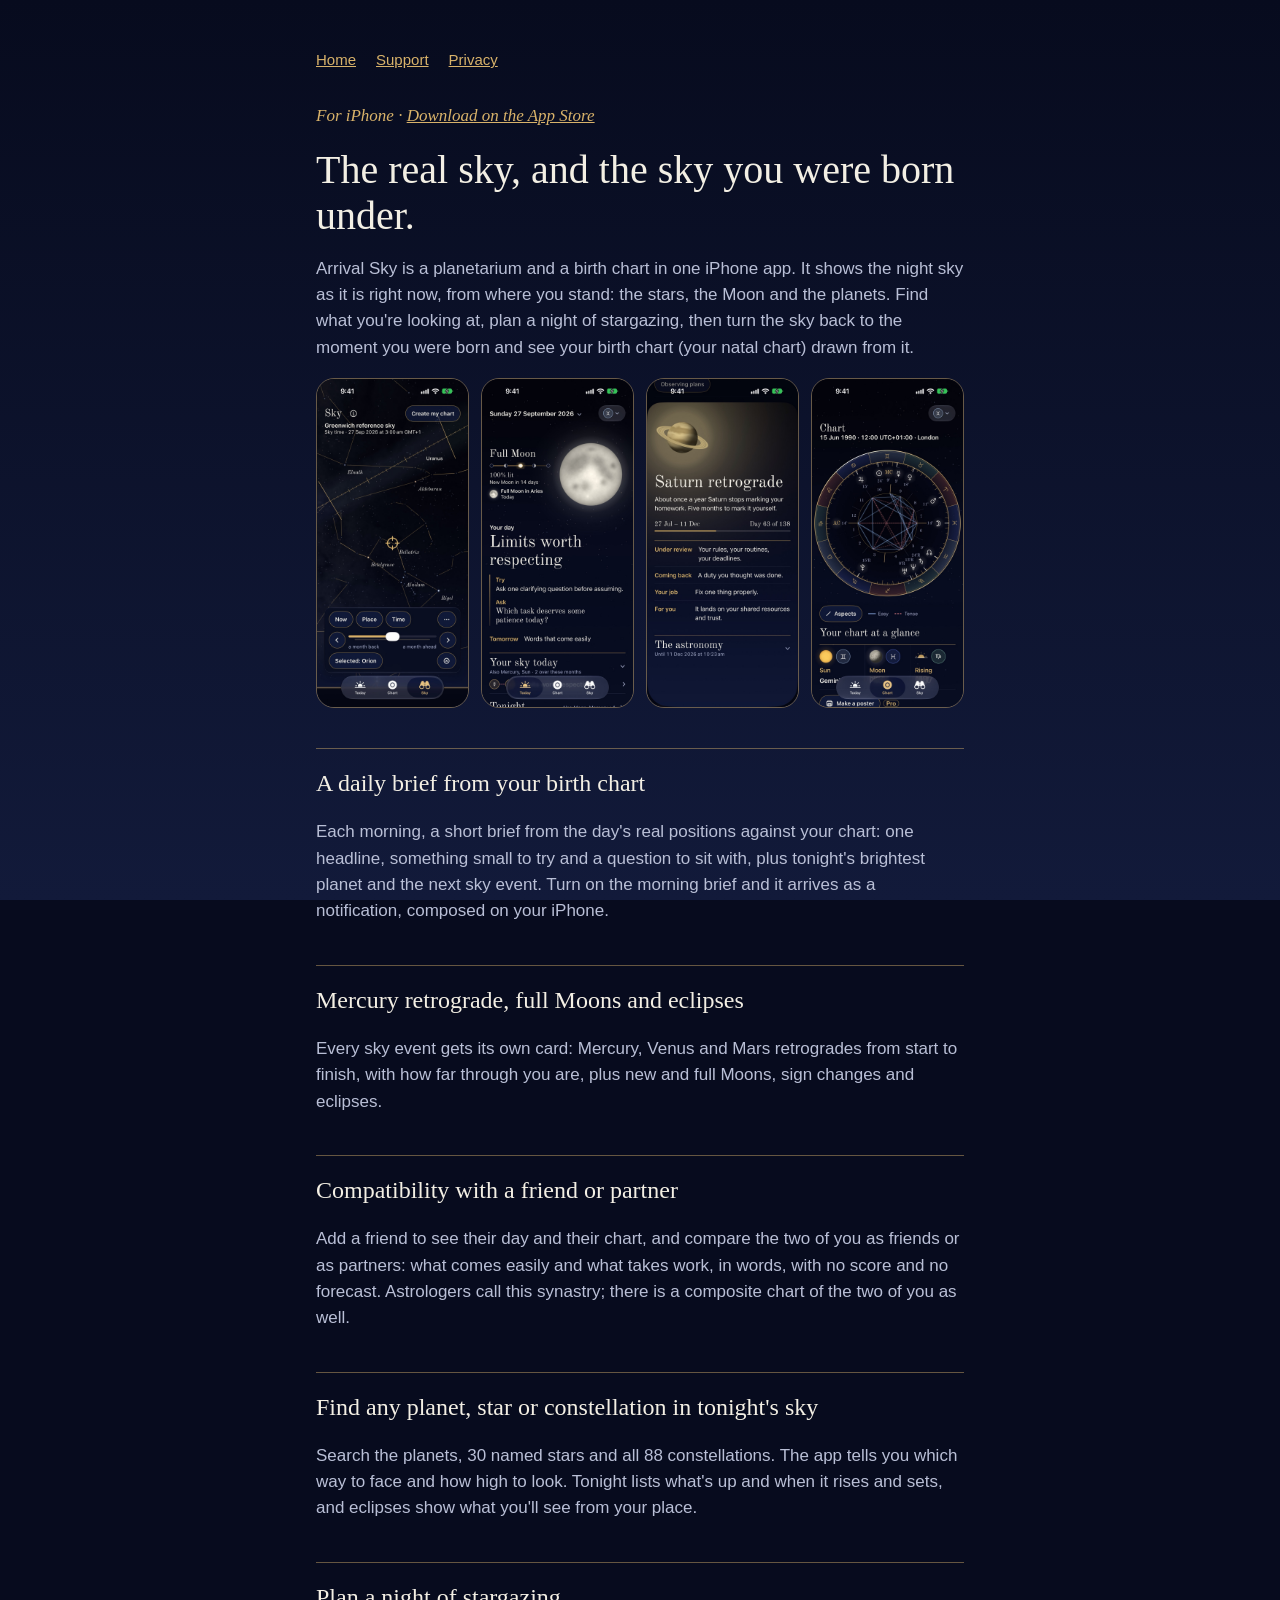
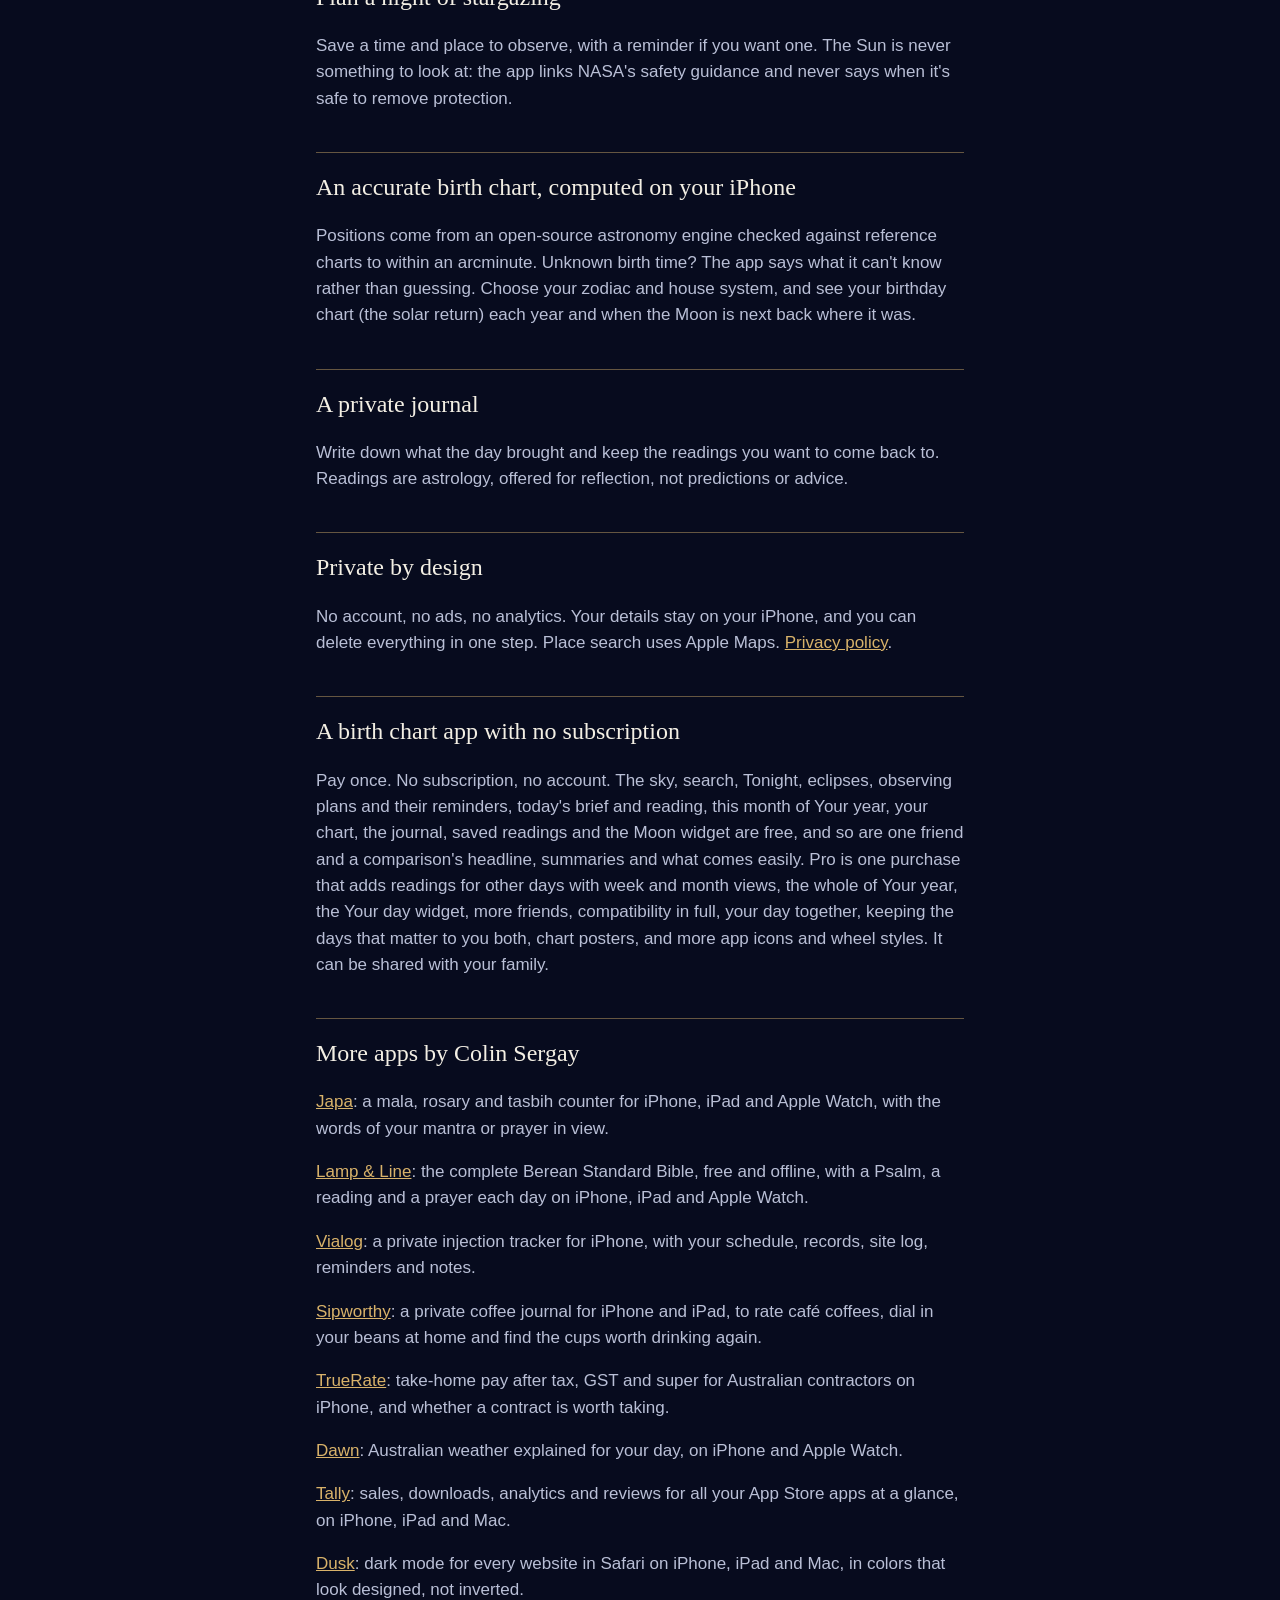
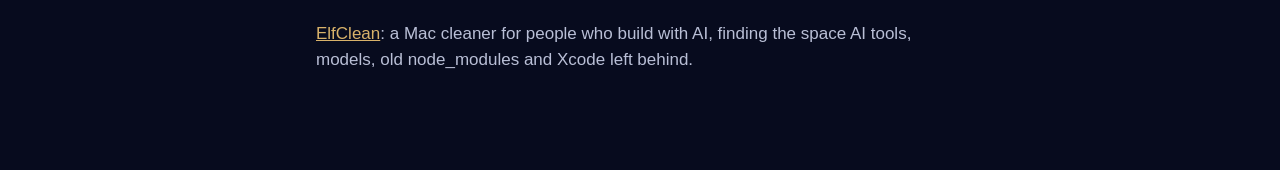
<file: index.html>
<!doctype html>
<html lang="en">
<head>
<meta charset="utf-8">
<meta name="viewport" content="width=device-width, initial-scale=1">
<title>Arrival Sky: the real sky and your birth chart, for iPhone</title>
<meta name="description" content="Arrival Sky shows the real night sky from where you stand, then your birth chart, a daily brief and compatibility. Pay once, no subscription, no account.">
<link rel="canonical" href="https://enlitened.github.io/arrival-sky/">
<meta name="apple-itunes-app" content="app-id=6817157309">
<meta property="og:type" content="website">
<meta property="og:site_name" content="Arrival Sky">
<meta property="og:title" content="Arrival Sky: the real sky and your birth chart, for iPhone">
<meta property="og:description" content="The real night sky from where you stand, then the sky you were born under: your birth chart, a daily brief and compatibility. Pay once, no subscription.">
<meta property="og:url" content="https://enlitened.github.io/arrival-sky/">
<meta property="og:image" content="https://enlitened.github.io/arrival-sky/social.jpg">
<meta property="og:image:width" content="1200">
<meta property="og:image:height" content="800">
<meta property="og:image:alt" content="Arrival Sky on two iPhones: the live sky with Orion, and a birth chart wheel">
<meta name="twitter:card" content="summary_large_image">
<link rel="stylesheet" href="site.css">
<script type="application/ld+json">
{"@context":"https://schema.org","@type":"SoftwareApplication","name":"Arrival Sky","operatingSystem":"iOS","applicationCategory":"EducationalApplication","description":"A planetarium and a birth chart in one iPhone app: the real night sky from where you stand, then the sky you were born under. Pay once, no subscription, no account.","url":"https://enlitened.github.io/arrival-sky/","downloadUrl":"https://apps.apple.com/app/arrival-sky/id6817157309","image":"https://enlitened.github.io/arrival-sky/social.jpg","author":{"@type":"Person","name":"Colin Sergay"},"offers":{"@type":"Offer","price":"0","priceCurrency":"USD"}}
</script>
</head>
<body>
<main>
<nav><a href="./">Home</a><a href="support.html">Support</a><a href="privacy.html">Privacy</a></nav>
<p class="eyebrow">For iPhone · <a href="https://apps.apple.com/app/arrival-sky/id6817157309?pt=129383521&amp;ct=web_home&amp;mt=8">Download on the App Store</a></p>
<h1>The real sky, and the sky you were born under.</h1>
<p>Arrival Sky is a planetarium and a birth chart in one iPhone app. It shows the night sky as it is right now,
from where you stand: the stars, the Moon and the planets. Find what you're looking at, plan a night of
stargazing, then turn the sky back to the moment you were born and see your birth chart (your natal chart)
drawn from it.</p>

<div class="shots">
<img src="images/01-sky-located.jpg" alt="The live sky with Orion found and centred">
<img src="images/02-today.jpg" alt="Today: the Moon and the day's brief, with something to try and a question">
<img src="images/03-event.jpg" alt="A card for a retrograde under way">
<img src="images/05-chart.jpg" alt="A birth chart wheel">
</div>

<h2>A daily brief from your birth chart</h2>
<p>Each morning, a short brief from the day's real positions against your chart: one headline, something small
to try and a question to sit with, plus tonight's brightest planet and the next sky event. Turn on the morning
brief and it arrives as a notification, composed on your iPhone.</p>

<h2>Mercury retrograde, full Moons and eclipses</h2>
<p>Every sky event gets its own card: Mercury, Venus and Mars retrogrades from start to finish, with how far
through you are, plus new and full Moons, sign changes and eclipses.</p>

<h2>Compatibility with a friend or partner</h2>
<p>Add a friend to see their day and their chart, and compare the two of you as friends or as partners: what
comes easily and what takes work, in words, with no score and no forecast. Astrologers call this synastry; there
is a composite chart of the two of you as well.</p>

<h2>Find any planet, star or constellation in tonight's sky</h2>
<p>Search the planets, 30 named stars and all 88 constellations. The app tells you which way to face and how high
to look. Tonight lists what's up and when it rises and sets, and eclipses show what you'll see from your place.</p>

<h2>Plan a night of stargazing</h2>
<p>Save a time and place to observe, with a reminder if you want one. The Sun is never something to look at:
the app links NASA's safety guidance and never says when it's safe to remove protection.</p>

<h2>An accurate birth chart, computed on your iPhone</h2>
<p>Positions come from an open-source astronomy engine checked against reference charts to within an arcminute.
Unknown birth time? The app says what it can't know rather than guessing. Choose your zodiac and house system,
and see your birthday chart (the solar return) each year and when the Moon is next back where it was.</p>

<h2>A private journal</h2>
<p>Write down what the day brought and keep the readings you want to come back to. Readings are astrology,
offered for reflection, not predictions or advice.</p>

<h2>Private by design</h2>
<p>No account, no ads, no analytics. Your details stay on your iPhone, and you can delete everything in one step.
Place search uses Apple Maps. <a href="privacy.html">Privacy policy</a>.</p>

<h2>A birth chart app with no subscription</h2>
<p>Pay once. No subscription, no account. The sky, search, Tonight, eclipses, observing plans and their reminders,
today's brief and reading, this month of Your year, your chart, the journal, saved readings and the Moon widget are free,
and so are one friend and a comparison's headline, summaries and what comes easily. Pro is one purchase that adds
readings for other days with week and month views, the whole of Your year, the Your day widget, more friends,
compatibility in full, your day together, keeping the days that matter to you both, chart posters, and more app
icons and wheel styles. It can be shared with your family.</p>

<h2>More apps by Colin Sergay</h2>
<p><a href="https://japa.life/">Japa</a>: a mala, rosary and tasbih counter for iPhone, iPad and Apple Watch, with the words of your mantra or prayer in view.</p>
<p><a href="https://lampandline.app/">Lamp &amp; Line</a>: the complete Berean Standard Bible, free and offline, with a Psalm, a reading and a prayer each day on iPhone, iPad and Apple Watch.</p>
<p><a href="https://vialog.club/">Vialog</a>: a private injection tracker for iPhone, with your schedule, records, site log, reminders and notes.</p>
<p><a href="https://sipworthy.app/app">Sipworthy</a>: a private coffee journal for iPhone and iPad, to rate café coffees, dial in your beans at home and find the cups worth drinking again.</p>
<p><a href="https://enlitened.github.io/truerate-support/">TrueRate</a>: take-home pay after tax, GST and super for Australian contractors on iPhone, and whether a contract is worth taking.</p>
<p><a href="https://enlitened.github.io/nimbus-support/">Dawn</a>: Australian weather explained for your day, on iPhone and Apple Watch.</p>
<p><a href="https://enlitened.github.io/tally-support/">Tally</a>: sales, downloads, analytics and reviews for all your App Store apps at a glance, on iPhone, iPad and Mac.</p>
<p><a href="https://enlitened.github.io/dusk-support/">Dusk</a>: dark mode for every website in Safari on iPhone, iPad and Mac, in colors that look designed, not inverted.</p>
<p><a href="https://elfclean.app/">ElfClean</a>: a Mac cleaner for people who build with AI, finding the space AI tools, models, old node_modules and Xcode left behind.</p>
</main>
</body>
</html>
</file>
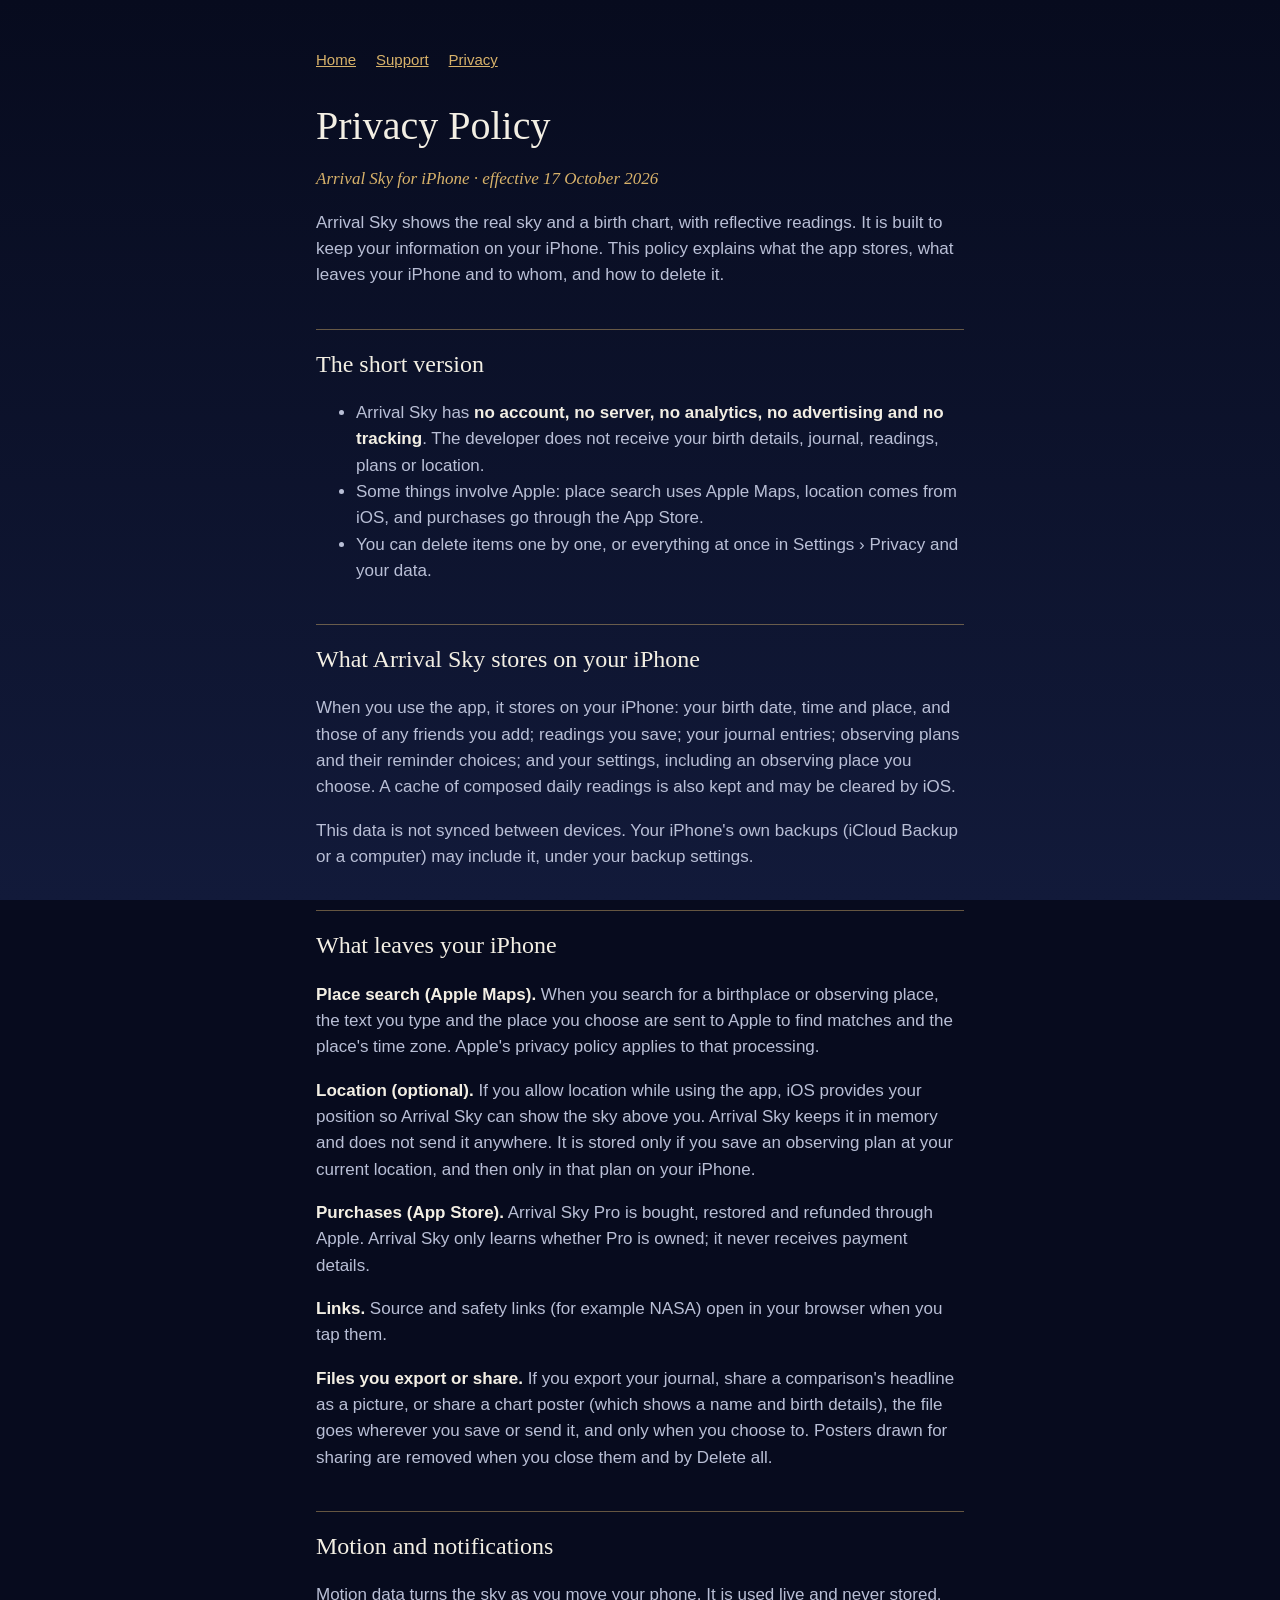
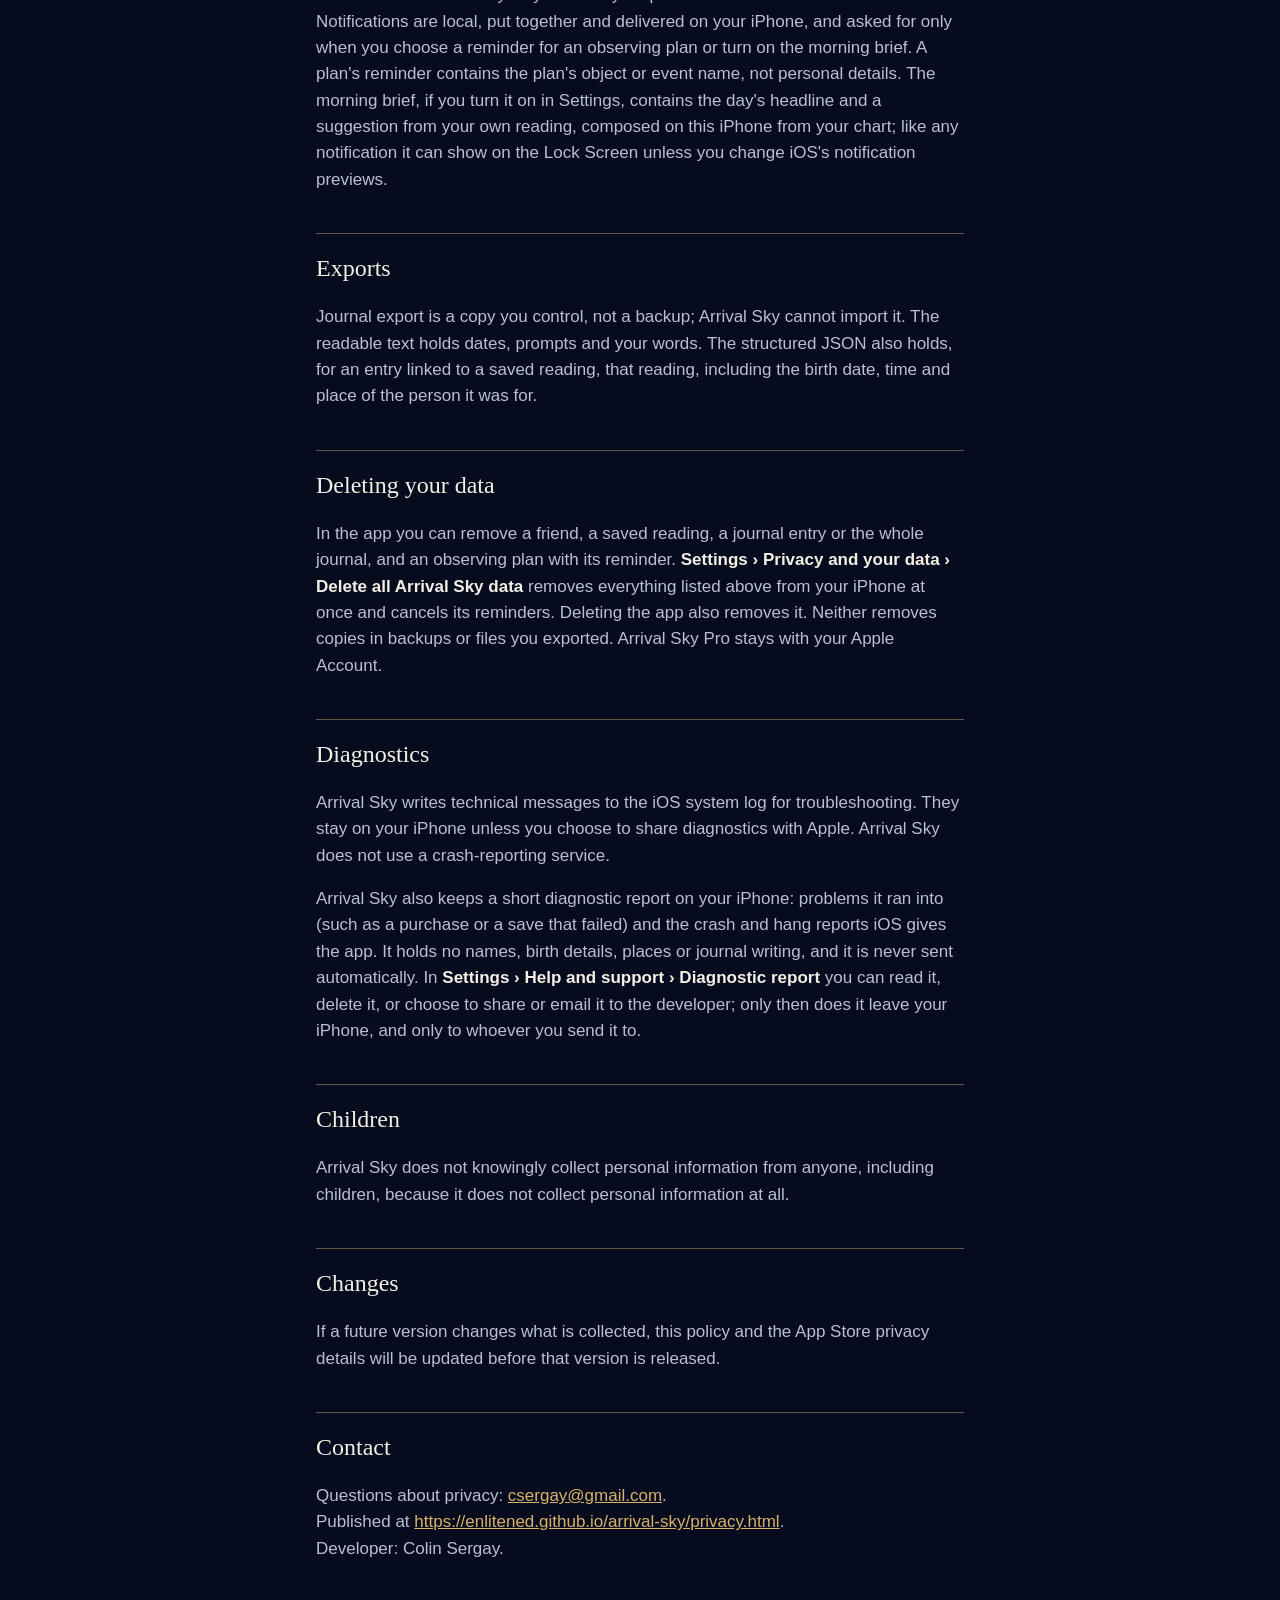
<file: privacy.html>
<!doctype html>
<html lang="en">
<head>
<meta charset="utf-8">
<meta name="viewport" content="width=device-width, initial-scale=1">
<title>Arrival Sky Privacy Policy</title>
<meta name="description" content="Arrival Sky's privacy policy: no account, no ads and no analytics. Birth details, charts, readings and journal entries stay on your own iPhone.">
<link rel="canonical" href="https://enlitened.github.io/arrival-sky/privacy.html">
<meta name="apple-itunes-app" content="app-id=6817157309">
<meta property="og:type" content="website">
<meta property="og:site_name" content="Arrival Sky">
<meta property="og:title" content="Arrival Sky Privacy Policy">
<meta property="og:description" content="Arrival Sky's privacy policy: no account, no ads and no analytics. Birth details, charts, readings and journal entries stay on your own iPhone.">
<meta property="og:url" content="https://enlitened.github.io/arrival-sky/privacy.html">
<meta property="og:image" content="https://enlitened.github.io/arrival-sky/social.jpg">
<meta property="og:image:width" content="1200">
<meta property="og:image:height" content="800">
<meta property="og:image:alt" content="Arrival Sky on two iPhones: the live sky with Orion, and a birth chart wheel">
<meta name="twitter:card" content="summary_large_image">
<link rel="stylesheet" href="site.css">
</head>
<body>
<main>
<nav><a href="./">Home</a><a href="support.html">Support</a><a href="privacy.html">Privacy</a></nav>
<h1>Privacy Policy</h1>
<p class="eyebrow">Arrival Sky for iPhone · effective 17 October 2026</p>

<p>Arrival Sky shows the real sky and a birth chart, with reflective readings. It is built to keep your
information on your iPhone. This policy explains what the app stores, what leaves your iPhone and to
whom, and how to delete it.</p>

<h2>The short version</h2>
<ul>
<li>Arrival Sky has <strong>no account, no server, no analytics, no advertising and no tracking</strong>. The developer
does not receive your birth details, journal, readings, plans or location.</li>
<li>Some things involve Apple: place search uses Apple Maps, location comes from iOS, and purchases go
through the App Store.</li>
<li>You can delete items one by one, or everything at once in Settings › Privacy and your data.</li>
</ul>

<h2>What Arrival Sky stores on your iPhone</h2>
<p>When you use the app, it stores on your iPhone: your birth date, time and place, and those of any friends you
add; readings you save; your journal entries; observing plans and their reminder choices; and your
settings, including an observing place you choose. A cache of composed daily readings is also kept and
may be cleared by iOS.</p>
<p>This data is not synced between devices. Your iPhone's own backups (iCloud Backup or a computer)
may include it, under your backup settings.</p>

<h2>What leaves your iPhone</h2>
<p><strong>Place search (Apple Maps).</strong> When you search for a birthplace or observing place, the text you type and
the place you choose are sent to Apple to find matches and the place's time zone. Apple's privacy policy
applies to that processing.</p>
<p><strong>Location (optional).</strong> If you allow location while using the app, iOS provides your position so Arrival Sky
can show the sky above you. Arrival Sky keeps it in memory and does not send it anywhere. It is stored only if you
save an observing plan at your current location, and then only in that plan on your iPhone.</p>
<p><strong>Purchases (App Store).</strong> Arrival Sky Pro is bought, restored and refunded through Apple. Arrival Sky only learns
whether Pro is owned; it never receives payment details.</p>
<p><strong>Links.</strong> Source and safety links (for example NASA) open in your browser when you tap them.</p>
<p><strong>Files you export or share.</strong> If you export your journal, share a comparison's headline as a
picture, or share a chart poster (which shows a name and birth details), the file goes wherever you save or send
it, and only when you choose to. Posters drawn for sharing are removed when you close them and by Delete all.</p>

<h2>Motion and notifications</h2>
<p>Motion data turns the sky as you move your phone. It is used live and never stored. Notifications are
local, put together and delivered on your iPhone, and asked for only when you choose a reminder for an
observing plan or turn on the morning brief. A plan's reminder contains the plan's object or event name,
not personal details. The morning brief, if you turn it on in Settings, contains the day's headline and a
suggestion from your own reading, composed on this iPhone from your chart; like any notification it can show
on the Lock Screen unless you change iOS's notification previews.</p>

<h2>Exports</h2>
<p>Journal export is a copy you control, not a backup; Arrival Sky cannot import it. The readable text holds
dates, prompts and your words. The structured JSON also holds, for an entry linked to a saved reading,
that reading, including the birth date, time and place of the person it was for.</p>

<h2>Deleting your data</h2>
<p>In the app you can remove a friend, a saved reading, a journal entry or the whole journal, and an observing
plan with its reminder. <strong>Settings › Privacy and your data › Delete all Arrival Sky data</strong> removes everything
listed above from your iPhone at once and cancels its reminders. Deleting the app also removes it. Neither
removes copies in backups or files you exported. Arrival Sky Pro stays with your Apple Account.</p>

<h2>Diagnostics</h2>
<p>Arrival Sky writes technical messages to the iOS system log for troubleshooting. They stay on your iPhone unless
you choose to share diagnostics with Apple. Arrival Sky does not use a crash-reporting service.</p>
<p>Arrival Sky also keeps a short diagnostic report on your iPhone: problems it ran into (such as a purchase or a
save that failed) and the crash and hang reports iOS gives the app. It holds no names, birth details, places or
journal writing, and it is never sent automatically. In <strong>Settings › Help and support › Diagnostic
report</strong> you can read it, delete it, or choose to share or email it to the developer; only then does it
leave your iPhone, and only to whoever you send it to.</p>

<h2>Children</h2>
<p>Arrival Sky does not knowingly collect personal information from anyone, including children, because it does
not collect personal information at all.</p>

<h2>Changes</h2>
<p>If a future version changes what is collected, this policy and the App Store privacy details will be updated
before that version is released.</p>

<h2>Contact</h2>
<p>Questions about privacy: <a href="mailto:csergay@gmail.com">csergay@gmail.com</a>.<br>
Published at <a href="https://enlitened.github.io/arrival-sky/privacy.html">https://enlitened.github.io/arrival-sky/privacy.html</a>.<br>
Developer: Colin Sergay.</p>
</main>
</body>
</html>
</file>
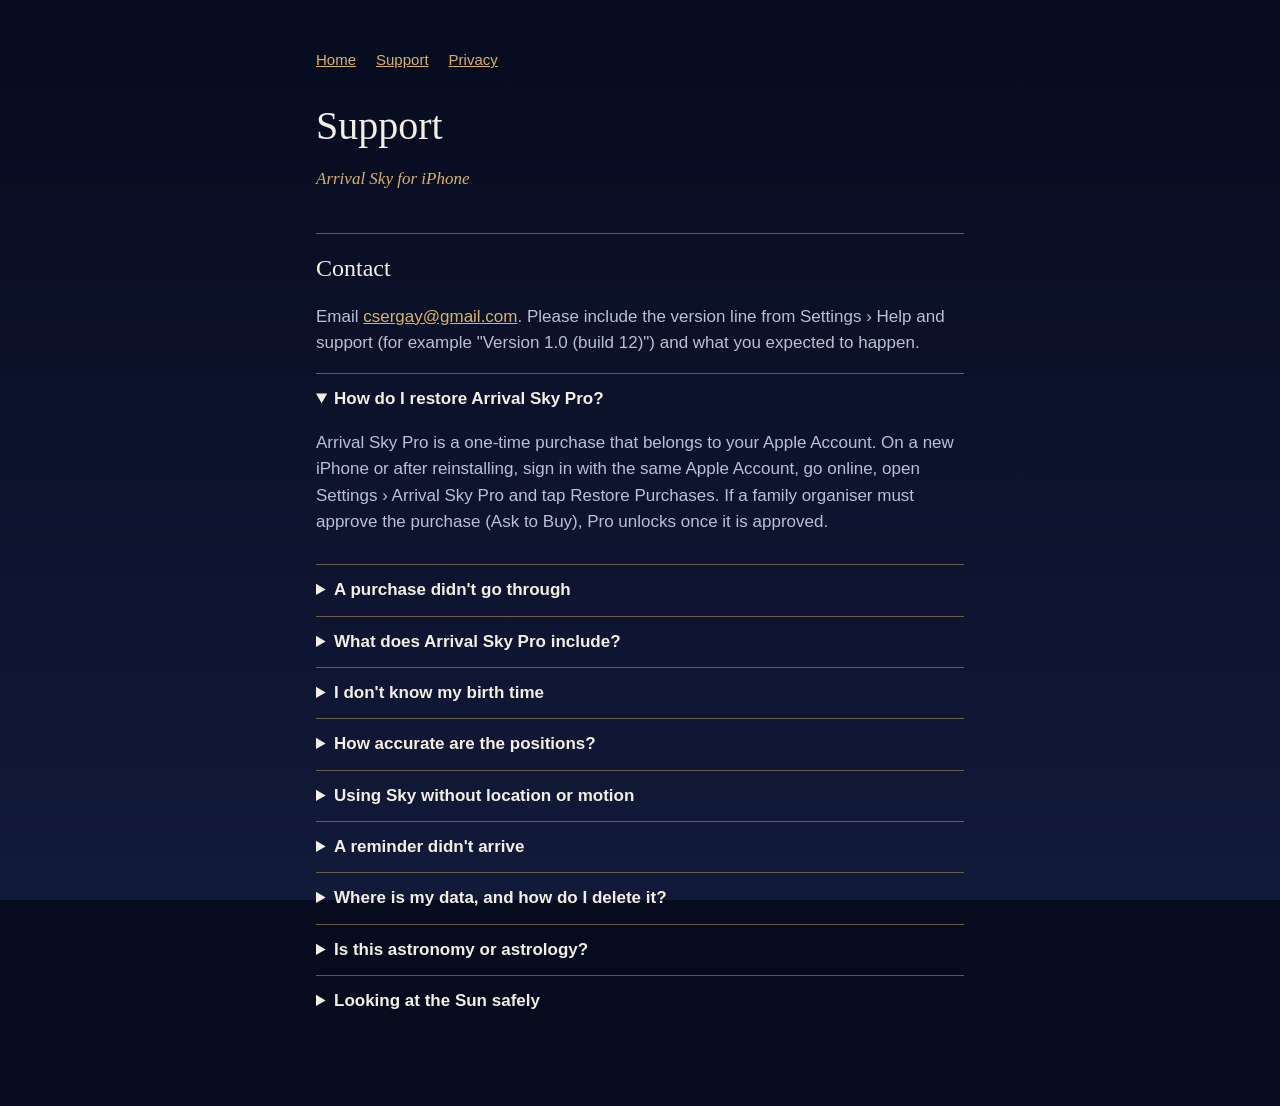
<file: support.html>
<!doctype html>
<html lang="en">
<head>
<meta charset="utf-8">
<meta name="viewport" content="width=device-width, initial-scale=1">
<title>Arrival Sky Support</title>
<meta name="description" content="Help for Arrival Sky on iPhone: restoring Pro, purchases, birth details, the sky and location, reminders, viewing the Sun safely and how to get in touch.">
<link rel="canonical" href="https://enlitened.github.io/arrival-sky/support.html">
<meta name="apple-itunes-app" content="app-id=6817157309">
<meta property="og:type" content="website">
<meta property="og:site_name" content="Arrival Sky">
<meta property="og:title" content="Arrival Sky Support">
<meta property="og:description" content="Help for Arrival Sky on iPhone: restoring Pro, purchases, birth details, the sky and location, reminders, viewing the Sun safely and how to get in touch.">
<meta property="og:url" content="https://enlitened.github.io/arrival-sky/support.html">
<meta property="og:image" content="https://enlitened.github.io/arrival-sky/social.jpg">
<meta property="og:image:width" content="1200">
<meta property="og:image:height" content="800">
<meta property="og:image:alt" content="Arrival Sky on two iPhones: the live sky with Orion, and a birth chart wheel">
<meta name="twitter:card" content="summary_large_image">
<link rel="stylesheet" href="site.css">
</head>
<body>
<main>
<nav><a href="./">Home</a><a href="support.html">Support</a><a href="privacy.html">Privacy</a></nav>
<h1>Support</h1>
<p class="eyebrow">Arrival Sky for iPhone</p>

<h2>Contact</h2>
<p>Email <a href="mailto:csergay@gmail.com">csergay@gmail.com</a>. Please include the version line from
Settings › Help and support (for example "Version 1.0 (build 12)") and what you expected to happen.</p>

<details open><summary>How do I restore Arrival Sky Pro?</summary>
<p>Arrival Sky Pro is a one-time purchase that belongs to your Apple Account. On a new iPhone or after reinstalling,
sign in with the same Apple Account, go online, open Settings › Arrival Sky Pro and tap Restore Purchases. If a family
organiser must approve the purchase (Ask to Buy), Pro unlocks once it is approved.</p></details>

<details><summary>A purchase didn't go through</summary>
<p>Nothing is charged unless the App Store confirms the purchase. Check that you're online and that in-app
purchases are allowed in Screen Time, then try again. If you were charged and Pro isn't unlocked, tap Restore
Purchases. Refunds are handled by Apple at <a href="https://reportaproblem.apple.com">reportaproblem.apple.com</a>;
a refund ends Pro but keeps everything you saved.</p></details>

<details><summary>What does Arrival Sky Pro include?</summary>
<p>Pro adds readings for other days with week and month views (30 days either side), the whole of Your year
(the next twelve months of slow transits, retrogrades, Moons and eclipses), the Your day widget, more than one
friend, and compatibility in full: every section of a comparison, comparing with someone you don't save, your
day together, and keeping a day that matters to you both. It also adds chart posters to print, and more app icons
and chart wheel styles. Free keeps a comparison's headline, summaries and What comes easily, the headline of
tomorrow's reading, this month of Your year and the Moon widget, along with the sky, today's reading, your chart,
the journal, saved readings, observing plans and their reminders. Pro is paid once, is not a subscription, and is
shared with your Family Sharing group. Losing Pro never removes anything you saved or chose.</p></details>

<details><summary>I don't know my birth time</summary>
<p>Choose "I don't know my birth time". Arrival Sky then leaves out the rising sign, Midheaven and houses, which need
a time, and tells you when the Moon's sign is uncertain because it changed signs that day, rather than guessing.
You can add a time later from Settings › Edit birth details.</p></details>

<details><summary>How accurate are the positions?</summary>
<p>Positions are computed on your iPhone and checked against 250 reference charts to within an arcminute, with
spot checks against NASA's JPL Horizons. Birth times use the birthplace's historical time zone, and you can
override the offset. The Sky tab follows your phone's compass, which can be off by a few degrees.</p></details>

<details><summary>Using Sky without location or motion</summary>
<p>Both are optional. Without location, choose an observing place in Sky by searching for a town, or use the
Greenwich reference sky. Without motion, drag to look around. To change either permission later, open iOS
Settings › Arrival Sky.</p></details>

<details><summary>A reminder didn't arrive</summary>
<p>The morning brief, in Settings, is one local notification each morning at the time you choose, with the
day's headline and something to try from your own reading. Briefs are planned a week ahead, so open Arrival Sky
at least once a week to keep them coming.</p>
<p>Reminders are local notifications that iOS delivers at the saved time. They need notifications allowed for
Arrival Sky, and a Focus, Do Not Disturb or iOS's limit on waiting notifications can hold them back. The plan shows
whether iOS accepted its reminder. Times assume a clear, level horizon; Arrival Sky doesn't know the weather or
what blocks your view.</p></details>

<details><summary>Where is my data, and how do I delete it?</summary>
<p>On your iPhone only. Settings › Privacy and your data explains what is kept and what an export contains. You
can delete items one by one or use Delete all Arrival Sky data. A journal export is a copy, not a backup: Arrival Sky
cannot import it. See the <a href="privacy.html">privacy policy</a>.</p></details>

<details><summary>Is this astronomy or astrology?</summary>
<p>Both, kept apart. The sky, positions, rising and setting times and eclipses are computed astronomy. The
readings are astrology: an interpretive tradition, offered for reflection and entertainment. They don't predict
events and aren't advice about health, money, relationships or the law.</p></details>

<details><summary>Looking at the Sun safely</summary>
<p>To look at the Sun with your eyes, even when it is partly covered, use eclipse glasses or a handheld solar viewer that meets the ISO 12312-2 standard; ordinary sunglasses are not safe, however dark. Binoculars, telescopes and cameras, including your phone’s, need their own purpose-made solar filter fitted securely over the front. Eclipse glasses don’t make unfiltered optics safe, so never look through optics while wearing them. A pinhole projection, with the Sun behind you, lets you watch without looking at the Sun. Arrival Sky’s times are for planning only and never tell you when it is safe to remove protection.</p>
<p>The only time eye protection comes off is during totality of a total eclipse, inside the path of totality,
while the Moon completely covers the Sun’s bright face, and only for your eyes, never for binoculars, a
telescope or a camera. Arrival Sky does not tell you when totality has begun where you are: watch the Sun, not the
clock, and put protection back on before the bright face returns.</p>
<p>Follow <a href="https://science.nasa.gov/eclipses/safety/">NASA’s eclipse safety guidance</a>, the American
Astronomical Society’s <a href="https://eclipse.aas.org/eye-safety">how to view a solar eclipse safely</a> and
its page on <a href="https://eclipse.aas.org/eye-safety/optics-filters">solar filters for optics</a>.</p></details>
</main>
</body>
</html>
</file>
<file: site.css>
/* Living Atlas for the web drafts: midnight ink, starlight text, brass rules (ADR 0020). */
:root {
  --midnight: #070b1e; --blue-hour: #121a3a; --starlight: #f3efe4; --haze: #b9bfd6;
  --brass: #d8b26a; --rule: rgba(216, 178, 106, 0.45);
}
* { box-sizing: border-box; }
body {
  margin: 0; background: var(--midnight); color: var(--starlight);
  font: 17px/1.55 -apple-system, BlinkMacSystemFont, "Helvetica Neue", sans-serif;
  background-image: radial-gradient(1px 1px at 20% 30%, #fff8 50%, transparent 51%),
    radial-gradient(1px 1px at 70% 12%, #fff6 50%, transparent 51%),
    radial-gradient(1px 1px at 85% 60%, #fff5 50%, transparent 51%),
    linear-gradient(var(--midnight), var(--blue-hour));
  background-attachment: fixed;
}
main { max-width: 680px; margin: 0 auto; padding: 48px 16px 80px; }
h1, h2, .display { font-family: "Old Standard TT", "Iowan Old Style", Georgia, serif; font-weight: 400; }
h1 { font-size: 40px; line-height: 1.15; margin: 0 0 8px; }
h2 { font-size: 24px; margin: 40px 0 8px; padding-top: 16px; border-top: 1px solid var(--rule); }
p, li { color: var(--haze); }
strong { color: var(--starlight); font-weight: 600; }
a { color: var(--brass); }
.eyebrow { font-family: "Old Standard TT", Georgia, serif; font-style: italic; color: var(--brass); }
.todo { background: #5a1d1d; color: #ffd9d9; padding: 1px 6px; border-radius: 4px; font-weight: 600; }
.note { border: 1px dashed var(--rule); padding: 12px 16px; border-radius: 12px; }
nav { display: flex; gap: 20px; margin-bottom: 32px; font-size: 15px; }
.shots { display: grid; grid-template-columns: repeat(auto-fill, minmax(150px, 1fr)); gap: 12px; }
.shots img { width: 100%; border-radius: 18px; border: 1px solid var(--rule); }
details { border-top: 1px solid var(--rule); padding: 12px 0; }
summary { cursor: pointer; color: var(--starlight); font-weight: 600; }
</file>
